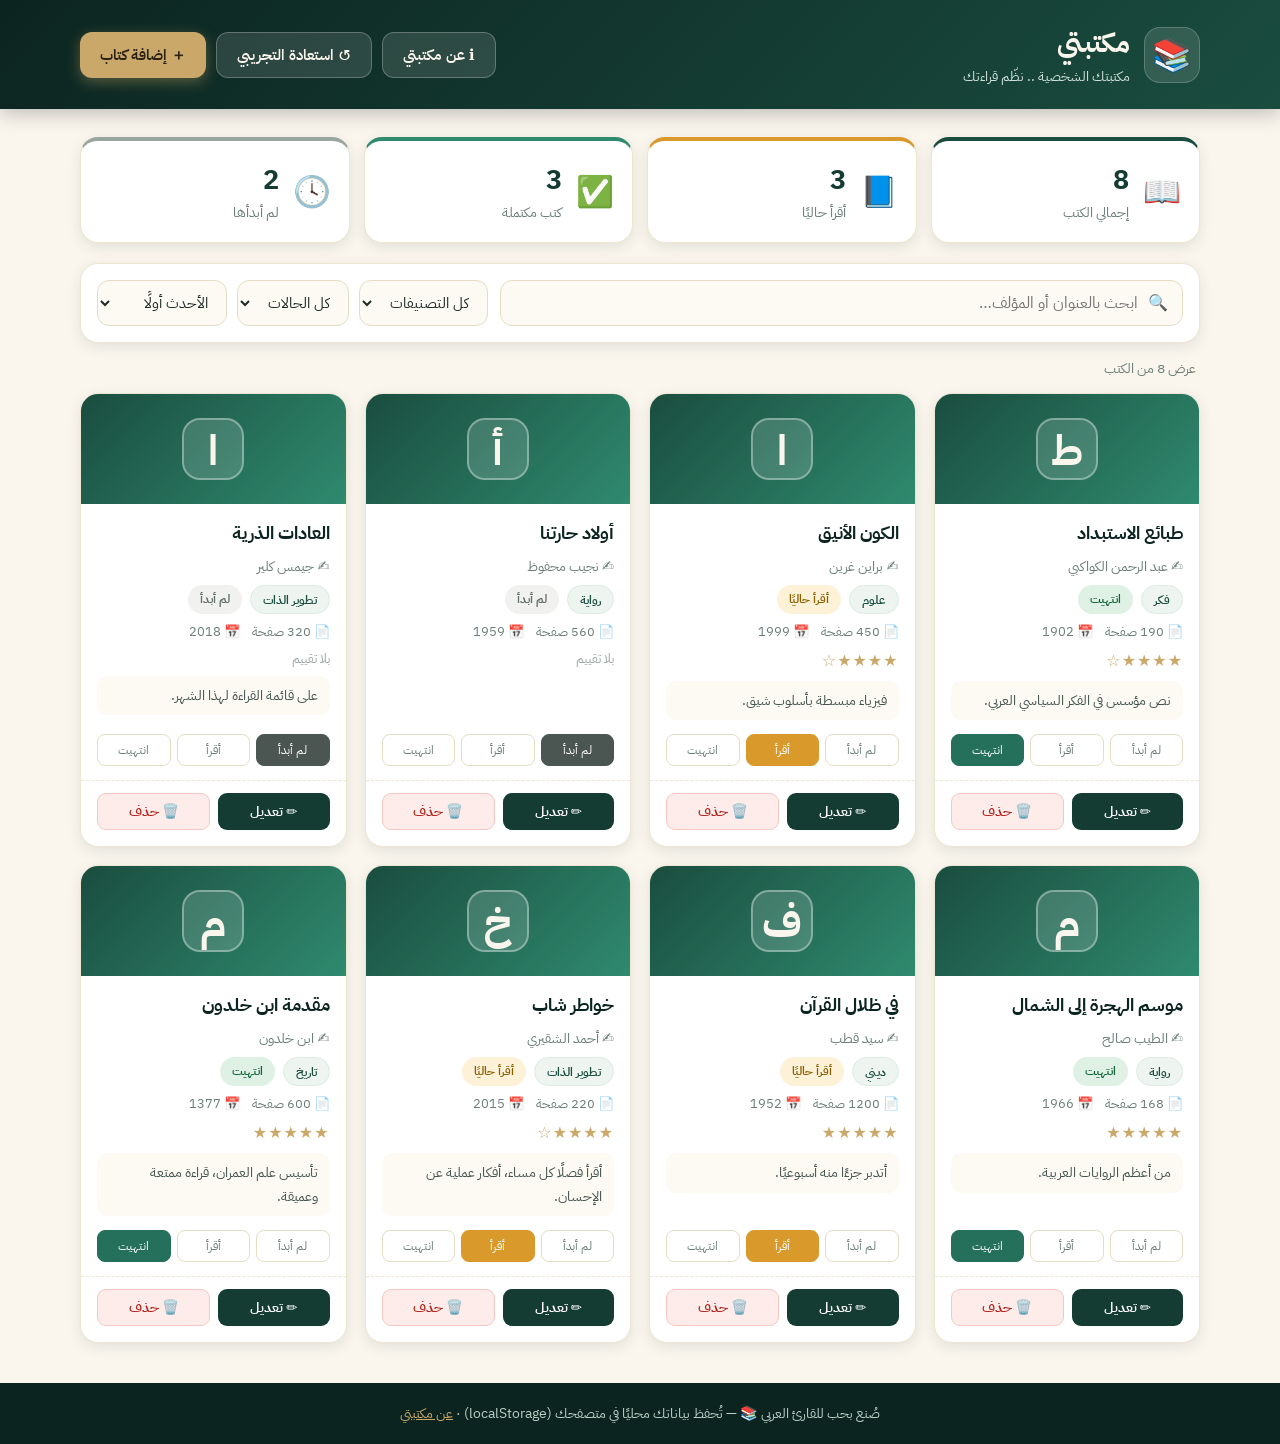
<file: index.html>
<!DOCTYPE html>
<html lang="ar" dir="rtl">
<head>
  <meta charset="UTF-8" />
  <meta name="viewport" content="width=device-width, initial-scale=1.0" />
  <title>مكتبتي | إدارة مكتبتك الشخصية</title>
  <meta name="description" content="مكتبتي — موقع عربي لإدارة مكتبتك الشخصية: أضف كتبك، تتبع قراءتك، وابحث وصنّف بسهولة." />
  <link rel="preconnect" href="https://fonts.googleapis.com" />
  <link rel="preconnect" href="https://fonts.gstatic.com" crossorigin />
  <link href="https://fonts.googleapis.com/css2?family=IBM+Plex+Sans+Arabic:wght@300;400;500;600;700&display=swap" rel="stylesheet" />
  <link rel="stylesheet" href="styles.css" />
  <link rel="icon" href="data:image/svg+xml,<svg xmlns='http://www.w3.org/2000/svg' viewBox='0 0 100 100'><rect width='100' height='100' rx='20' fill='%23143532'/><text x='50' y='68' font-size='55' text-anchor='middle' fill='%23faf6ee'>📚</text></svg>" />
  <link rel="manifest" href="manifest.webmanifest" />
  <meta name="theme-color" content="#143c32" />
  <link rel="apple-touch-icon" href="icons/apple-touch-icon.png" />
  <meta name="mobile-web-app-capable" content="yes" />
  <meta name="apple-mobile-web-app-capable" content="yes" />
  <meta name="apple-mobile-web-app-status-bar-style" content="black-translucent" />
  <meta name="apple-mobile-web-app-title" content="مكتبتي" />
</head>
<body>

  <!-- ===== الترويسة ===== -->
  <header class="header">
    <div class="container header-inner">
      <div class="brand">
        <span class="brand-icon" aria-hidden="true">📚</span>
        <div>
          <h1 class="brand-title">مكتبتي</h1>
          <p class="brand-sub">مكتبتك الشخصية .. نظّم قراءتك</p>
        </div>
      </div>
      <div class="header-actions">
        <a class="btn btn-ghost" href="about.html" style="text-decoration:none">ℹ️ عن مكتبتي</a>
        <button class="btn btn-ghost" id="resetBtn" title="استعادة البيانات التجريبية">↺ استعادة التجريبي</button>
        <button class="btn btn-primary" id="addBtn">＋ إضافة كتاب</button>
      </div>
    </div>
  </header>

  <main class="container">

    <!-- ===== الإحصائيات ===== -->
    <section class="stats" aria-label="إحصائيات المكتبة">
      <div class="stat-card">
        <span class="stat-icon">📖</span>
        <div>
          <span class="stat-num" id="statTotal">0</span>
          <span class="stat-label">إجمالي الكتب</span>
        </div>
      </div>
      <div class="stat-card stat-reading">
        <span class="stat-icon">📘</span>
        <div>
          <span class="stat-num" id="statReading">0</span>
          <span class="stat-label">أقرأ حاليًا</span>
        </div>
      </div>
      <div class="stat-card stat-done">
        <span class="stat-icon">✅</span>
        <div>
          <span class="stat-num" id="statDone">0</span>
          <span class="stat-label">كتب مكتملة</span>
        </div>
      </div>
      <div class="stat-card stat-todo">
        <span class="stat-icon">🕓</span>
        <div>
          <span class="stat-num" id="statTodo">0</span>
          <span class="stat-label">لم أبدأها</span>
        </div>
      </div>
    </section>

    <!-- ===== البحث والتصفية ===== -->
    <section class="toolbar" aria-label="البحث والتصفية">
      <div class="search-box">
        <span aria-hidden="true">🔍</span>
        <input type="search" id="searchInput" placeholder="ابحث بالعنوان أو المؤلف…" autocomplete="off" />
      </div>
      <div class="filters">
        <select id="categoryFilter" aria-label="تصفية حسب التصنيف">
          <option value="all">كل التصنيفات</option>
        </select>
        <select id="statusFilter" aria-label="تصفية حسب حالة القراءة">
          <option value="all">كل الحالات</option>
          <option value="todo">لم أبدأ</option>
          <option value="reading">أقرأ حاليًا</option>
          <option value="done">انتهيت</option>
        </select>
        <select id="sortSelect" aria-label="ترتيب الكتب">
          <option value="newest">الأحدث أولًا</option>
          <option value="title">حسب العنوان</option>
          <option value="author">حسب المؤلف</option>
        </select>
      </div>
    </section>

    <p class="result-count" id="resultCount"></p>

    <!-- ===== شبكة الكتب ===== -->
    <section class="grid" id="booksGrid" aria-live="polite"></section>

    <div class="empty hidden" id="emptyState">
      <div class="empty-icon">📭</div>
      <h2>لا توجد كتب مطابقة</h2>
      <p>جرّب تغيير البحث أو التصفية، أو أضف كتابًا جديدًا إلى مكتبتك.</p>
      <button class="btn btn-primary" id="emptyAddBtn">＋ أضف كتابك الأول</button>
    </div>

  </main>

  <footer class="footer">
    <div class="container">
      <p>صُنع بحب للقارئ العربي 📚 — تُحفظ بياناتك محليًا في متصفحك (localStorage) · <a href="about.html" style="color:var(--gold)">عن مكتبتي</a></p>
    </div>
  </footer>

  <!-- ===== نافذة إضافة / تعديل ===== -->
  <div class="overlay hidden" id="bookModal">
    <div class="modal" role="dialog" aria-modal="true" aria-labelledby="modalTitle">
      <div class="modal-head">
        <h2 id="modalTitle">إضافة كتاب جديد</h2>
        <button class="icon-btn" id="closeModalBtn" aria-label="إغلاق">✕</button>
      </div>
      <form id="bookForm" novalidate>
        <input type="hidden" id="bookId" />
        <div class="form-row">
          <div class="field">
            <label for="titleInput">عنوان الكتاب *</label>
            <input type="text" id="titleInput" placeholder="مثال: مقدمة ابن خلدون" required maxlength="120" />
          </div>
          <div class="field">
            <label for="authorInput">المؤلف *</label>
            <input type="text" id="authorInput" placeholder="مثال: ابن خلدون" required maxlength="80" />
          </div>
        </div>
        <div class="form-row">
          <div class="field">
            <label for="categoryInput">التصنيف *</label>
            <input type="text" id="categoryInput" list="categoryList" placeholder="مثال: تاريخ" required maxlength="40" />
            <datalist id="categoryList"></datalist>
          </div>
          <div class="field">
            <label for="statusInput">حالة القراءة *</label>
            <select id="statusInput" required>
              <option value="todo">لم أبدأ</option>
              <option value="reading">أقرأ حاليًا</option>
              <option value="done">انتهيت</option>
            </select>
          </div>
        </div>
        <div class="form-row">
          <div class="field">
            <label for="pagesInput">عدد الصفحات</label>
            <input type="number" id="pagesInput" min="1" max="10000" placeholder="مثال: 320" />
          </div>
          <div class="field">
            <label for="yearInput">سنة النشر</label>
            <input type="number" id="yearInput" min="1000" max="2100" placeholder="مثال: 2020" />
          </div>
        </div>
        <div class="field">
          <label>تقييمك</label>
          <div class="stars" id="starsInput" role="radiogroup" aria-label="التقييم">
            <button type="button" data-v="1">★</button>
            <button type="button" data-v="2">★</button>
            <button type="button" data-v="3">★</button>
            <button type="button" data-v="4">★</button>
            <button type="button" data-v="5">★</button>
          </div>
        </div>
        <div class="field">
          <label for="notesInput">ملاحظات</label>
          <textarea id="notesInput" rows="3" maxlength="500" placeholder="انطباعك عن الكتاب، اقتباس أعجبك…"></textarea>
        </div>
        <p class="form-error hidden" id="formError">يرجى إدخال العنوان والمؤلف والتصنيف.</p>
        <div class="modal-actions">
          <button type="button" class="btn btn-ghost" id="cancelBtn">إلغاء</button>
          <button type="submit" class="btn btn-primary" id="saveBtn">💾 حفظ الكتاب</button>
        </div>
      </form>
    </div>
  </div>

  <!-- ===== نافذة تأكيد الحذف ===== -->
  <div class="overlay hidden" id="deleteModal">
    <div class="modal modal-sm" role="alertdialog" aria-modal="true" aria-labelledby="delTitle">
      <div class="del-icon">🗑️</div>
      <h2 id="delTitle">حذف الكتاب؟</h2>
      <p id="delText">هل أنت متأكد من حذف هذا الكتاب؟ لا يمكن التراجع عن هذا الإجراء.</p>
      <div class="modal-actions center">
        <button class="btn btn-ghost" id="delCancelBtn">إلغاء</button>
        <button class="btn btn-danger" id="delConfirmBtn">نعم، احذف</button>
      </div>
    </div>
  </div>

  <!-- ===== رسائل النجاح ===== -->
  <div class="toast-wrap" id="toastWrap" aria-live="polite"></div>

  <script src="app.js"></script>
</body>
</html>
</file>
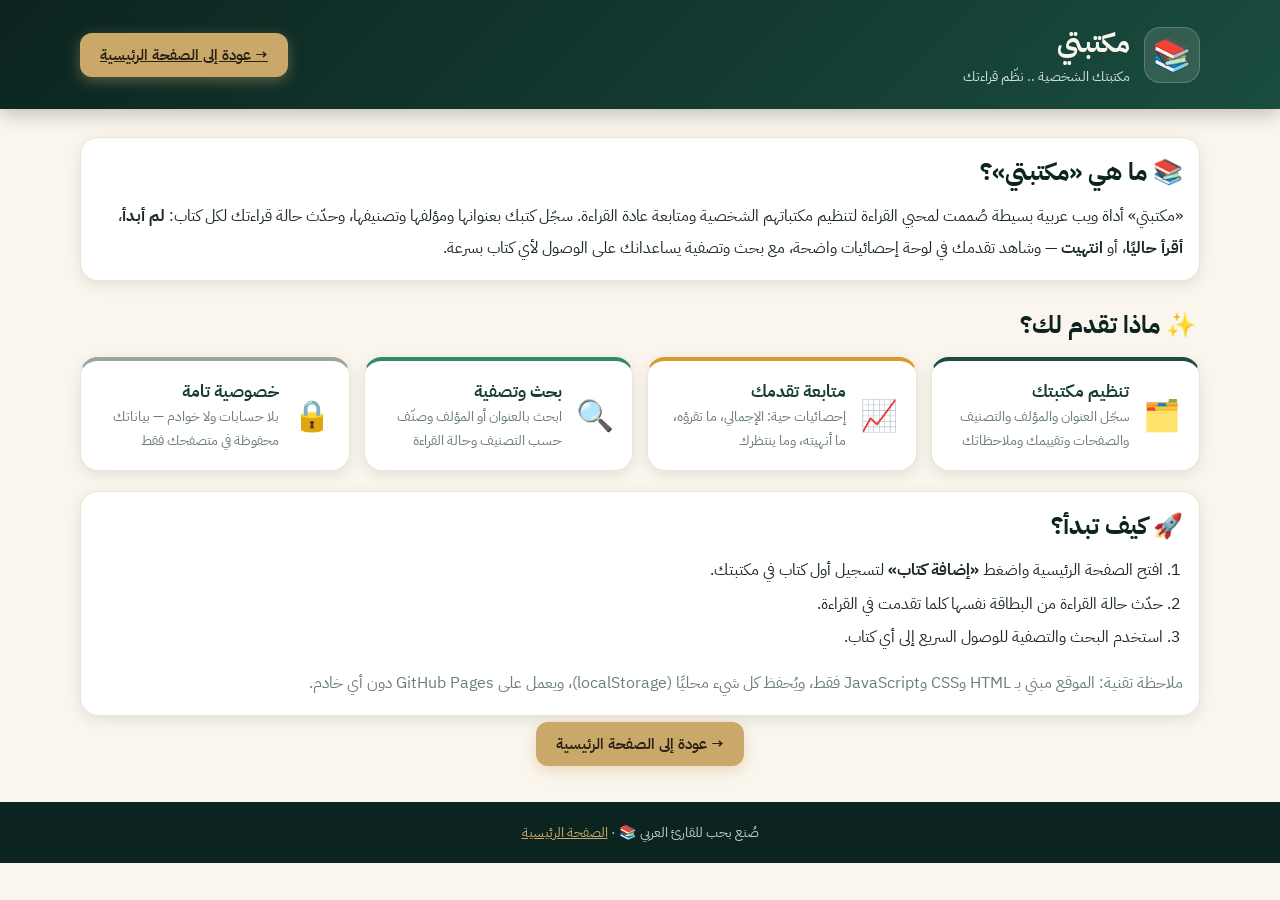
<file: about.html>
<!DOCTYPE html>
<html lang="ar" dir="rtl">
<head>
  <meta charset="UTF-8" />
  <meta name="viewport" content="width=device-width, initial-scale=1.0" />
  <title>عن مكتبتي | مكتبتي</title>
  <meta name="description" content="تعرّف على مكتبتي — أداة عربية لتنظيم مكتبتك الشخصية ومتابعة عادة القراءة." />
  <link rel="preconnect" href="https://fonts.googleapis.com" />
  <link rel="preconnect" href="https://fonts.gstatic.com" crossorigin />
  <link href="https://fonts.googleapis.com/css2?family=IBM+Plex+Sans+Arabic:wght@300;400;500;600;700&display=swap" rel="stylesheet" />
  <link rel="stylesheet" href="styles.css" />
  <link rel="icon" href="data:image/svg+xml,<svg xmlns='http://www.w3.org/2000/svg' viewBox='0 0 100 100'><rect width='100' height='100' rx='20' fill='%23143532'/><text x='50' y='68' font-size='55' text-anchor='middle' fill='%23faf6ee'>📚</text></svg>" />
  <link rel="manifest" href="manifest.webmanifest" />
  <meta name="theme-color" content="#143c32" />
  <link rel="apple-touch-icon" href="icons/apple-touch-icon.png" />
  <meta name="mobile-web-app-capable" content="yes" />
  <meta name="apple-mobile-web-app-capable" content="yes" />
  <meta name="apple-mobile-web-app-status-bar-style" content="black-translucent" />
  <meta name="apple-mobile-web-app-title" content="مكتبتي" />
</head>
<body>

  <!-- ===== الترويسة ===== -->
  <header class="header">
    <div class="container header-inner">
      <a class="brand" href="index.html" style="text-decoration:none;color:inherit" title="عودة إلى الصفحة الرئيسية">
        <span class="brand-icon" aria-hidden="true">📚</span>
        <div>
          <h1 class="brand-title">مكتبتي</h1>
          <p class="brand-sub">مكتبتك الشخصية .. نظّم قراءتك</p>
        </div>
      </a>
      <div class="header-actions">
        <a class="btn btn-primary" href="index.html">→ عودة إلى الصفحة الرئيسية</a>
      </div>
    </div>
  </header>

  <main class="container">

    <!-- ===== تعريف بالموقع ===== -->
    <section class="toolbar" aria-label="ما هي مكتبتي" style="margin-top:28px">
      <div style="flex:1">
        <h2 style="margin:0 0 10px;color:var(--green-950)">📚 ما هي «مكتبتي»؟</h2>
        <p style="line-height:2;margin:0">
          «مكتبتي» أداة ويب عربية بسيطة صُممت لمحبي القراءة لتنظيم مكتباتهم الشخصية ومتابعة عادة القراءة.
          سجّل كتبك بعنوانها ومؤلفها وتصنيفها، وحدّث حالة قراءتك لكل كتاب:
          <strong>لم أبدأ</strong>، <strong>أقرأ حاليًا</strong>، أو <strong>انتهيت</strong> —
          وشاهد تقدمك في لوحة إحصائيات واضحة، مع بحث وتصفية يساعدانك على الوصول لأي كتاب بسرعة.
        </p>
      </div>
    </section>

    <!-- ===== المزايا ===== -->
    <h2 style="color:var(--green-950);margin:26px 4px 14px">✨ ماذا تقدم لك؟</h2>
    <section class="stats" aria-label="مزايا مكتبتي" style="margin-top:0">
      <div class="stat-card">
        <span class="stat-icon">🗂️</span>
        <div>
          <span class="stat-num" style="font-size:1.05rem">تنظيم مكتبتك</span>
          <span class="stat-label">سجّل العنوان والمؤلف والتصنيف والصفحات وتقييمك وملاحظاتك</span>
        </div>
      </div>
      <div class="stat-card stat-reading">
        <span class="stat-icon">📈</span>
        <div>
          <span class="stat-num" style="font-size:1.05rem">متابعة تقدمك</span>
          <span class="stat-label">إحصائيات حية: الإجمالي، ما تقرؤه، ما أنهيته، وما ينتظرك</span>
        </div>
      </div>
      <div class="stat-card stat-done">
        <span class="stat-icon">🔍</span>
        <div>
          <span class="stat-num" style="font-size:1.05rem">بحث وتصفية</span>
          <span class="stat-label">ابحث بالعنوان أو المؤلف وصنّف حسب التصنيف وحالة القراءة</span>
        </div>
      </div>
      <div class="stat-card stat-todo">
        <span class="stat-icon">🔒</span>
        <div>
          <span class="stat-num" style="font-size:1.05rem">خصوصية تامة</span>
          <span class="stat-label">بلا حسابات ولا خوادم — بياناتك محفوظة في متصفحك فقط</span>
        </div>
      </div>
    </section>

    <!-- ===== كيف تستخدمها ===== -->
    <section class="toolbar" aria-label="كيف تستخدم مكتبتي">
      <div style="flex:1">
        <h2 style="margin:0 0 10px;color:var(--green-950)">🚀 كيف تبدأ؟</h2>
        <ol style="line-height:2.1;margin:0;padding-right:20px">
          <li>افتح الصفحة الرئيسية واضغط <strong>«إضافة كتاب»</strong> لتسجيل أول كتاب في مكتبتك.</li>
          <li>حدّث حالة القراءة من البطاقة نفسها كلما تقدمت في القراءة.</li>
          <li>استخدم البحث والتصفية للوصول السريع إلى أي كتاب.</li>
        </ol>
        <p style="line-height:2;color:var(--muted);margin:12px 0 0">
          ملاحظة تقنية: الموقع مبني بـ HTML وCSS وJavaScript فقط، ويُحفظ كل شيء محليًا
          (localStorage)، ويعمل على GitHub Pages دون أي خادم.
        </p>
      </div>
    </section>

    <div style="text-align:center;margin:6px 0 36px">
      <a class="btn btn-primary" href="index.html" style="display:inline-block;text-decoration:none">→ عودة إلى الصفحة الرئيسية</a>
    </div>

  </main>

  <footer class="footer">
    <div class="container">
      <p>صُنع بحب للقارئ العربي 📚 · <a href="index.html" style="color:var(--gold)">الصفحة الرئيسية</a></p>
    </div>
  </footer>

</body>
</html>
</file>
<file: styles.css>
:root {
  --green-950: #0c2420;
  --green-900: #143c32;
  --green-800: #1a4d3f;
  --green-700: #25705a;
  --green-600: #2f8a6e;
  --green-100: #dcebe3;
  --green-50: #eef5f1;
  --ivory: #faf6ee;
  --ivory-2: #fdfaf3;
  --card: #ffffff;
  --ink: #1d2b27;
  --muted: #6b7d76;
  --gold: #c9a86a;
  --danger: #b3261e;
  --radius: 18px;
  --shadow: 0 10px 30px rgba(12, 36, 32, 0.12);
  --shadow-sm: 0 4px 14px rgba(12, 36, 32, 0.1);
}

* { box-sizing: border-box; }

body {
  margin: 0;
  font-family: "IBM Plex Sans Arabic", system-ui, Tahoma, sans-serif;
  background: var(--ivory);
  color: var(--ink);
  min-height: 100vh;
}

.container {
  width: min(1120px, 92%);
  margin-inline: auto;
}

/* ===== الترويسة ===== */
.header {
  background: linear-gradient(135deg, var(--green-950), var(--green-900) 60%, var(--green-800));
  color: var(--ivory);
  padding: 22px 0;
  position: sticky;
  top: 0;
  z-index: 20;
  box-shadow: 0 4px 20px rgba(0, 0, 0, 0.25);
}
.header-inner {
  display: flex;
  align-items: center;
  justify-content: space-between;
  gap: 16px;
  flex-wrap: wrap;
}
.brand { display: flex; align-items: center; gap: 14px; }
.brand-icon {
  font-size: 2rem;
  background: rgba(255, 255, 255, 0.12);
  border: 1px solid rgba(255, 255, 255, 0.2);
  width: 56px; height: 56px;
  display: grid; place-items: center;
  border-radius: 16px;
}
.brand-title { margin: 0; font-size: 1.7rem; font-weight: 700; }
.brand-sub { margin: 2px 0 0; color: #cfe0d8; font-size: 0.9rem; }
.header-actions { display: flex; gap: 10px; flex-wrap: wrap; }

/* ===== الأزرار ===== */
.btn {
  font-family: inherit;
  border: none;
  cursor: pointer;
  border-radius: 12px;
  padding: 11px 20px;
  font-size: 0.95rem;
  font-weight: 600;
  transition: transform 0.15s, box-shadow 0.15s, background 0.15s;
}
.btn:active { transform: scale(0.97); }
.btn-primary {
  background: var(--gold);
  color: #2a2113;
  box-shadow: 0 4px 14px rgba(201, 168, 106, 0.4);
}
.btn-primary:hover { background: #d8ba7f; }
.btn-ghost {
  background: rgba(255, 255, 255, 0.12);
  color: var(--ivory);
  border: 1px solid rgba(255, 255, 255, 0.25);
}
.btn-ghost:hover { background: rgba(255, 255, 255, 0.2); }
main .btn-ghost {
  background: #fff;
  color: var(--green-900);
  border: 1px solid var(--green-100);
}
.btn-danger { background: var(--danger); color: #fff; }
.btn-danger:hover { background: #921e18; }
.btn-small { padding: 7px 13px; font-size: 0.85rem; border-radius: 9px; }
.icon-btn {
  background: var(--green-50);
  border: none;
  width: 36px; height: 36px;
  border-radius: 10px;
  cursor: pointer;
  font-size: 1rem;
  color: var(--green-900);
}

/* ===== الإحصائيات ===== */
.stats {
  display: grid;
  grid-template-columns: repeat(4, 1fr);
  gap: 14px;
  margin: 28px 0 20px;
}
.stat-card {
  background: var(--card);
  border-radius: var(--radius);
  padding: 18px;
  display: flex;
  align-items: center;
  gap: 14px;
  box-shadow: var(--shadow-sm);
  border: 1px solid #eee5d2;
  border-top: 4px solid var(--green-800);
}
.stat-card.stat-reading { border-top-color: #d99a2b; }
.stat-card.stat-done { border-top-color: var(--green-600); }
.stat-card.stat-todo { border-top-color: #9aa5a0; }
.stat-icon { font-size: 1.9rem; }
.stat-num { display: block; font-size: 1.7rem; font-weight: 700; color: var(--green-900); }
.stat-label { font-size: 0.88rem; color: var(--muted); }

/* ===== شريط الأدوات ===== */
.toolbar {
  background: var(--card);
  border-radius: var(--radius);
  padding: 16px;
  box-shadow: var(--shadow-sm);
  border: 1px solid #eee5d2;
  display: flex;
  gap: 12px;
  flex-wrap: wrap;
  align-items: center;
  justify-content: space-between;
}
.search-box {
  flex: 1 1 260px;
  display: flex;
  align-items: center;
  gap: 8px;
  background: var(--ivory-2);
  border: 1.5px solid #e5dcc4;
  border-radius: 12px;
  padding: 9px 14px;
}
.search-box input {
  border: none;
  background: transparent;
  outline: none;
  width: 100%;
  font-family: inherit;
  font-size: 1rem;
  color: var(--ink);
}
.filters { display: flex; gap: 10px; flex-wrap: wrap; }
.filters select {
  font-family: inherit;
  padding: 10px 14px;
  border-radius: 12px;
  border: 1.5px solid #e5dcc4;
  background: var(--ivory-2);
  color: var(--ink);
  font-size: 0.92rem;
  cursor: pointer;
}
.result-count { color: var(--muted); font-size: 0.9rem; margin: 14px 4px; }

/* ===== البطاقات ===== */
.grid {
  display: grid;
  grid-template-columns: repeat(auto-fill, minmax(260px, 1fr));
  gap: 18px;
  padding-bottom: 30px;
}
.book-card {
  background: var(--card);
  border-radius: var(--radius);
  box-shadow: var(--shadow-sm);
  border: 1px solid #eee5d2;
  overflow: hidden;
  display: flex;
  flex-direction: column;
  transition: transform 0.18s, box-shadow 0.18s;
}
.book-card:hover { transform: translateY(-4px); box-shadow: var(--shadow); }
.book-cover {
  height: 110px;
  display: flex;
  align-items: center;
  justify-content: center;
  font-size: 2.6rem;
  font-weight: 700;
  color: var(--ivory);
  background: linear-gradient(135deg, var(--green-800), var(--green-600));
  position: relative;
}
.book-cover .cover-letter {
  background: rgba(255, 255, 255, 0.15);
  border: 2px solid rgba(255, 255, 255, 0.35);
  width: 62px; height: 62px;
  display: grid; place-items: center;
  border-radius: 18px;
  backdrop-filter: blur(2px);
}
.book-body { padding: 16px 16px 14px; display: flex; flex-direction: column; gap: 8px; flex: 1; }
.book-title { margin: 0; font-size: 1.12rem; color: var(--green-950); line-height: 1.5; }
.book-author { margin: 0; color: var(--muted); font-size: 0.9rem; }
.badges { display: flex; gap: 8px; flex-wrap: wrap; }
.badge {
  font-size: 0.78rem;
  padding: 4px 12px;
  border-radius: 20px;
  font-weight: 600;
}
.badge-cat { background: var(--green-50); color: var(--green-800); border: 1px solid var(--green-100); }
.badge-todo { background: #f1f1ef; color: #5f6b67; }
.badge-reading { background: #fdf1d7; color: #8a5f00; }
.badge-done { background: #dff0e5; color: #14663a; }
.book-meta { font-size: 0.82rem; color: var(--muted); display: flex; gap: 12px; flex-wrap: wrap; }
.book-rating { color: var(--gold); letter-spacing: 1px; font-size: 1rem; }
.book-notes {
  font-size: 0.86rem;
  color: #43544e;
  background: var(--ivory-2);
  border-radius: 10px;
  padding: 8px 12px;
  line-height: 1.7;
}
.book-actions {
  display: flex;
  gap: 8px;
  padding: 12px 16px 16px;
  border-top: 1px dashed #eee5d2;
  margin-top: auto;
}
.book-actions .btn { flex: 1; }
.btn-edit { background: var(--green-900); color: #fff; }
.btn-edit:hover { background: var(--green-700); }
.btn-del { background: #fdecea; color: var(--danger); border: 1px solid #f5c6c2; }
.btn-del:hover { background: #fbd5d2; }
.status-quick {
  display: flex;
  gap: 6px;
  padding: 0 16px 14px;
}
.status-quick button {
  flex: 1;
  font-family: inherit;
  font-size: 0.75rem;
  padding: 6px 4px;
  border-radius: 8px;
  border: 1px solid #e5dcc4;
  background: #fff;
  cursor: pointer;
  color: var(--muted);
}
.status-quick button.active-todo { background: #4b5652; color: #fff; border-color: #4b5652; }
.status-quick button.active-reading { background: #d99a2b; color: #fff; border-color: #d99a2b; }
.status-quick button.active-done { background: var(--green-700); color: #fff; border-color: var(--green-700); }

/* ===== الحالات الفارغة ===== */
.empty {
  text-align: center;
  background: #fff;
  border: 1px dashed #d8cba6;
  border-radius: var(--radius);
  padding: 50px 20px;
  margin-bottom: 40px;
}
.empty-icon { font-size: 3rem; }
.hidden { display: none !important; }

/* ===== النوافذ المنبثقة ===== */
.overlay {
  position: fixed;
  inset: 0;
  background: rgba(12, 36, 32, 0.55);
  backdrop-filter: blur(3px);
  display: flex;
  align-items: center;
  justify-content: center;
  padding: 16px;
  z-index: 50;
}
.modal {
  background: var(--ivory-2);
  border-radius: 22px;
  width: min(620px, 100%);
  max-height: 92vh;
  overflow-y: auto;
  padding: 26px;
  box-shadow: 0 25px 60px rgba(0, 0, 0, 0.3);
  animation: pop 0.2s ease;
}
.modal-sm { width: min(420px, 100%); text-align: center; }
@keyframes pop { from { transform: scale(0.95); opacity: 0; } }
.modal-head { display: flex; align-items: center; justify-content: space-between; margin-bottom: 16px; }
.modal-head h2 { margin: 0; color: var(--green-950); font-size: 1.3rem; }
.form-row { display: grid; grid-template-columns: 1fr 1fr; gap: 12px; }
.field { margin-bottom: 14px; display: flex; flex-direction: column; gap: 6px; }
.field label { font-weight: 600; font-size: 0.9rem; color: var(--green-950); }
.field input, .field select, .field textarea {
  font-family: inherit;
  padding: 11px 14px;
  border-radius: 12px;
  border: 1.5px solid #e0d5b8;
  background: #fff;
  font-size: 0.95rem;
  outline: none;
  color: var(--ink);
}
.field input:focus, .field select:focus, .field textarea:focus { border-color: var(--green-600); }
textarea { resize: vertical; }
.stars { display: flex; gap: 4px; flex-direction: row; }
.stars button {
  background: none; border: none;
  font-size: 1.6rem;
  cursor: pointer;
  color: #d8cba6;
  padding: 0 2px;
}
.stars button.lit { color: var(--gold); }
.form-error { color: var(--danger); background: #fdecea; padding: 10px; border-radius: 10px; font-size: 0.88rem; }
.modal-actions { display: flex; gap: 10px; justify-content: flex-start; margin-top: 8px; }
.modal-actions.center { justify-content: center; }
.del-icon { font-size: 2.6rem; }

/* ===== التنبيهات ===== */
.toast-wrap {
  position: fixed;
  bottom: 22px;
  right: 50%;
  transform: translateX(50%);
  display: flex;
  flex-direction: column;
  gap: 10px;
  z-index: 99;
  align-items: center;
}
.toast {
  background: var(--green-950);
  color: var(--ivory);
  padding: 13px 26px;
  border-radius: 14px;
  font-weight: 600;
  box-shadow: 0 10px 30px rgba(0, 0, 0, 0.3);
  animation: slideUp 0.25s ease;
  border-right: 4px solid var(--gold);
  white-space: nowrap;
}
@keyframes slideUp { from { transform: translateY(15px); opacity: 0; } }

/* ===== التذييل ===== */
.footer {
  background: var(--green-950);
  color: #b9cfc5;
  text-align: center;
  padding: 20px 0;
  font-size: 0.88rem;
  margin-top: 10px;
}
.footer p { margin: 0; }

/* ===== التجاوب ===== */
@media (max-width: 760px) {
  .stats { grid-template-columns: repeat(2, 1fr); }
  .form-row { grid-template-columns: 1fr; }
  .brand-sub { display: none; }
  .header-inner { justify-content: center; text-align: center; }
  .toolbar { flex-direction: column; align-items: stretch; }
  .filters { display: grid; grid-template-columns: 1fr 1fr; }
  .filters select:last-child { grid-column: 1 / -1; }
}
</file>
